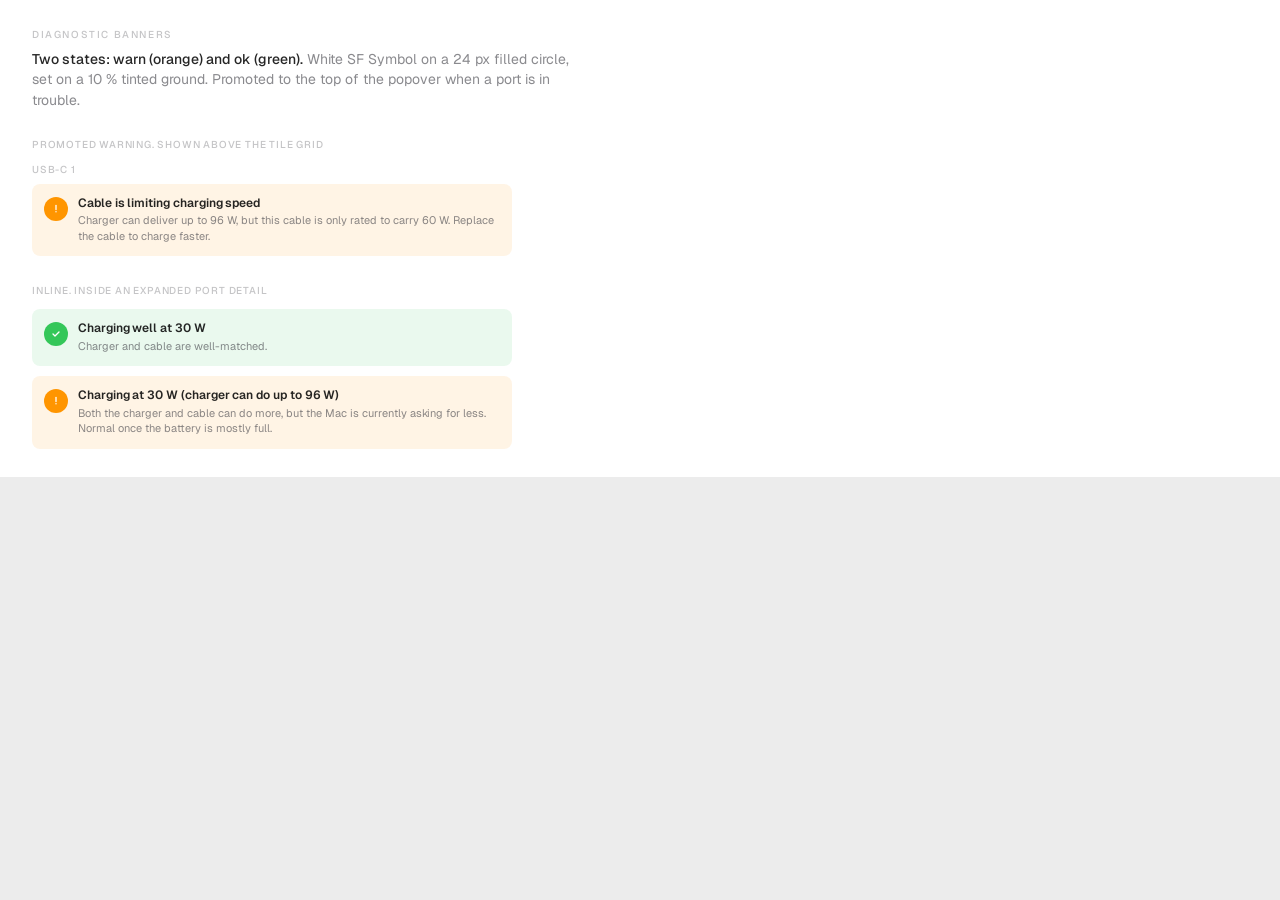
<file: design/whatcable-design-system/preview/component-diagnostic-banners.html>
<!doctype html>
<html lang="en">
<head>
<meta charset="utf-8">
<title>WhatCable. Diagnostic banners</title>
<link href="https://fonts.googleapis.com/css2?family=Geist:wght@400;500;600&display=swap" rel="stylesheet">
<link rel="stylesheet" href="../colors_and_type.css">
<style>
  :root { --font: "Geist", -apple-system, system-ui, sans-serif; }
  body { margin: 0; padding: 28px 32px; background: #fff; font-family: var(--font); -webkit-font-smoothing: antialiased; }
  *, *::before, *::after { box-sizing: border-box; }

  .title { font-size: 10px; font-weight: 500; letter-spacing: 0.16em; text-transform: uppercase; color: var(--fg-tertiary); margin-bottom: 8px; }
  .lede { font-size: 14px; color: var(--fg-secondary); line-height: 1.45; max-width: 560px; margin-bottom: 28px; }
  .lede strong { color: var(--fg-primary); font-weight: 500; }

  .stack { display: flex; flex-direction: column; gap: 10px; max-width: 480px; }

  .pw-label { font-size: 10px; font-weight: 500; letter-spacing: 0.08em; text-transform: uppercase; color: var(--fg-tertiary); margin-bottom: 8px; }

  .diag {
    display: flex; gap: 10px;
    align-items: flex-start;
    padding: 12px;
    border-radius: 8px;
  }
  .diag-warn { background: rgba(255, 149, 0, 0.10); }
  .diag-ok   { background: rgba(52, 199, 89, 0.10); }
  .diag-badge {
    flex: 0 0 24px;
    width: 24px; height: 24px;
    border-radius: 50%;
    display: grid; place-items: center;
    margin-top: 1px;
  }
  .diag-warn .diag-badge { background: #FF9500; }
  .diag-ok   .diag-badge { background: #34C759; }
  .diag-summary { font-size: 12px; font-weight: 600; color: var(--fg-primary); letter-spacing: -0.005em; line-height: 1.3; }
  .diag-detail  { font-size: 11px; color: var(--fg-secondary); line-height: 1.4; margin-top: 2px; }

  .label { font-size: 10px; font-weight: 500; letter-spacing: 0.08em; text-transform: uppercase; color: var(--fg-tertiary); margin: 28px 0 12px; }
</style>
</head>
<body>

  <div class="title">Diagnostic banners</div>
  <p class="lede">
    <strong>Two states: warn (orange) and ok (green).</strong> White SF Symbol on a 24 px filled circle, set on a 10 % tinted ground. Promoted to the top of the popover when a port is in trouble.
  </p>

  <div class="label">Promoted warning. shown above the tile grid</div>
  <div class="stack">
    <div>
      <div class="pw-label">USB-C 1</div>
      <div class="diag diag-warn">
        <div class="diag-badge">
          <svg viewBox="0 0 24 24" width="12" height="12" aria-hidden="true">
            <path d="M12 5 V13" stroke="white" stroke-width="2.6" stroke-linecap="round"/>
            <circle cx="12" cy="17.6" r="1.4" fill="white"/>
          </svg>
        </div>
        <div>
          <div class="diag-summary">Cable is limiting charging speed</div>
          <div class="diag-detail">Charger can deliver up to 96 W, but this cable is only rated to carry 60 W. Replace the cable to charge faster.</div>
        </div>
      </div>
    </div>
  </div>

  <div class="label">Inline. inside an expanded port detail</div>
  <div class="stack">
    <div class="diag diag-ok">
      <div class="diag-badge">
        <svg viewBox="0 0 24 24" width="12" height="12" aria-hidden="true" fill="none">
          <polyline points="6 12 10 16 18 8" stroke="white" stroke-width="2.6" stroke-linecap="round" stroke-linejoin="round"/>
        </svg>
      </div>
      <div>
        <div class="diag-summary">Charging well at 30 W</div>
        <div class="diag-detail">Charger and cable are well-matched.</div>
      </div>
    </div>

    <div class="diag diag-warn">
      <div class="diag-badge">
        <svg viewBox="0 0 24 24" width="12" height="12" aria-hidden="true">
          <path d="M12 5 V13" stroke="white" stroke-width="2.6" stroke-linecap="round"/>
          <circle cx="12" cy="17.6" r="1.4" fill="white"/>
        </svg>
      </div>
      <div>
        <div class="diag-summary">Charging at 30 W (charger can do up to 96 W)</div>
        <div class="diag-detail">Both the charger and cable can do more, but the Mac is currently asking for less. Normal once the battery is mostly full.</div>
      </div>
    </div>
  </div>

</body>
</html>
</file>
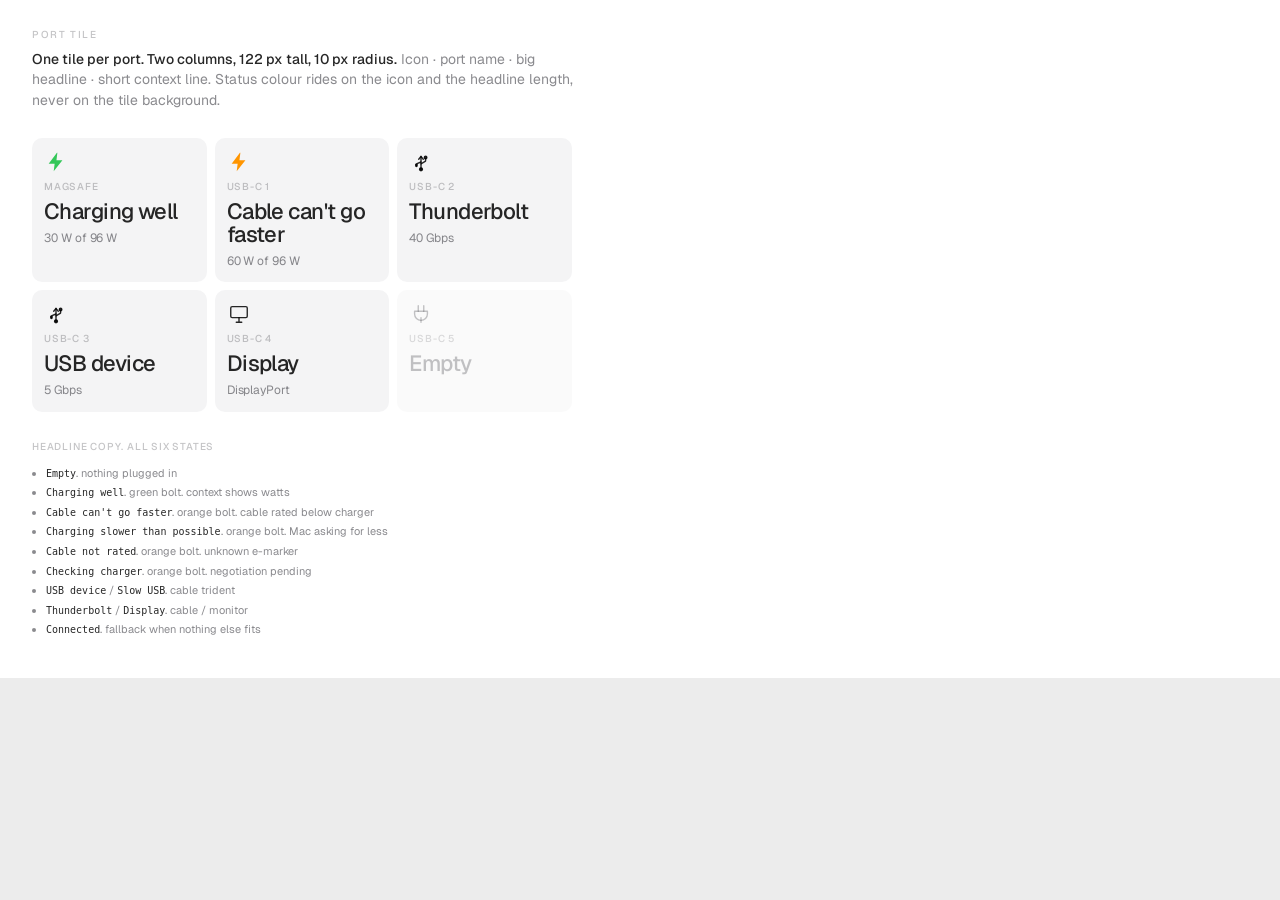
<file: design/whatcable-design-system/preview/component-port-card.html>
<!doctype html>
<html lang="en">
<head>
<meta charset="utf-8">
<title>WhatCable. Port tile</title>
<link href="https://fonts.googleapis.com/css2?family=Geist:wght@400;500;600&display=swap" rel="stylesheet">
<link rel="stylesheet" href="../colors_and_type.css">
<style>
  :root { --font: "Geist", -apple-system, system-ui, sans-serif; }
  body { margin: 0; padding: 28px 32px; background: #fff; font-family: var(--font); -webkit-font-smoothing: antialiased; }
  *, *::before, *::after { box-sizing: border-box; }

  .title { font-size: 10px; font-weight: 500; letter-spacing: 0.16em; text-transform: uppercase; color: var(--fg-tertiary); margin-bottom: 8px; }
  .lede { font-size: 14px; color: var(--fg-secondary); line-height: 1.45; max-width: 560px; margin-bottom: 28px; }
  .lede strong { color: var(--fg-primary); font-weight: 500; }

  .grid { display: grid; grid-template-columns: 1fr 1fr 1fr; gap: 8px; max-width: 540px; }
  .tile {
    display: flex; flex-direction: column;
    align-items: flex-start;
    gap: 8px;
    padding: 12px;
    min-height: 122px;
    border-radius: 10px;
    background: rgba(120, 120, 128, 0.08);
  }
  .tile.empty { background: rgba(120, 120, 128, 0.04); }
  .tile-icon { width: 24px; height: 24px; display: grid; place-items: center; }
  .tile-icon svg { width: 22px; height: 22px; }
  .tile-name { font-size: 10px; font-weight: 500; letter-spacing: 0.08em; text-transform: uppercase; color: var(--fg-tertiary); line-height: 1; }
  .tile.empty .tile-name { color: var(--fg-quaternary); }
  .tile-headline { font-size: 22px; font-weight: 500; color: var(--fg-primary); font-feature-settings: "tnum"; letter-spacing: -0.025em; line-height: 1.05; }
  .tile.empty .tile-headline { color: var(--fg-tertiary); }
  .tile-context { font-size: 12px; color: var(--fg-secondary); letter-spacing: -0.005em; line-height: 1.3; font-feature-settings: "tnum"; }

  .label { font-size: 10px; font-weight: 500; letter-spacing: 0.08em; text-transform: uppercase; color: var(--fg-tertiary); margin: 28px 0 12px; }
  .specs { font-size: 11px; color: var(--fg-secondary); line-height: 1.6; max-width: 540px; padding-left: 14px; }
  .specs li { margin-bottom: 2px; }
  .specs code { font-family: ui-monospace, "SF Mono", Menlo, monospace; font-size: 10px; color: var(--fg-primary); }
</style>
</head>
<body>
  <div class="title">Port tile</div>
  <p class="lede">
    <strong>One tile per port. Two columns, 122 px tall, 10 px radius.</strong> Icon · port name · big headline · short context line. Status colour rides on the icon and the headline length, never on the tile background.
  </p>

  <div class="grid">

    <div class="tile">
      <div class="tile-icon"><svg viewBox="0 0 24 24" width="22" height="22"><path d="M13 2 4 14h6.5l-1 8 9.5-12h-6.5l1-8z" fill="#34C759"/></svg></div>
      <div class="tile-name">MagSafe</div>
      <div class="tile-headline">Charging well</div>
      <div class="tile-context">30 W of 96 W</div>
    </div>

    <div class="tile">
      <div class="tile-icon"><svg viewBox="0 0 24 24" width="22" height="22"><path d="M13 2 4 14h6.5l-1 8 9.5-12h-6.5l1-8z" fill="#FF9500"/></svg></div>
      <div class="tile-name">USB-C 1</div>
      <div class="tile-headline">Cable can't go faster</div>
      <div class="tile-context">60 W of 96 W</div>
    </div>

    <div class="tile">
      <div class="tile-icon">
        <svg viewBox="0 0 24 24" width="22" height="22" fill="none" stroke="rgba(0,0,0,0.85)" stroke-width="1.5" stroke-linecap="round" stroke-linejoin="round">
          <circle cx="12" cy="20" r="1.6" fill="rgba(0,0,0,0.85)"/>
          <path d="M12 20 V6"/><path d="M12 6 9.5 9 M12 6 14.5 9"/>
          <path d="M12 12 7 14 V17"/><rect x="5.5" y="14" width="3" height="3" fill="rgba(0,0,0,0.85)" stroke="none"/>
          <path d="M12 14 17 11 V8.5"/><circle cx="17" cy="7" r="1.4" fill="rgba(0,0,0,0.85)"/>
        </svg>
      </div>
      <div class="tile-name">USB-C 2</div>
      <div class="tile-headline">Thunderbolt</div>
      <div class="tile-context">40 Gbps</div>
    </div>

    <div class="tile">
      <div class="tile-icon">
        <svg viewBox="0 0 24 24" width="22" height="22" fill="none" stroke="rgba(0,0,0,0.85)" stroke-width="1.5" stroke-linecap="round" stroke-linejoin="round">
          <circle cx="12" cy="20" r="1.6" fill="rgba(0,0,0,0.85)"/>
          <path d="M12 20 V6"/><path d="M12 6 9.5 9 M12 6 14.5 9"/>
          <path d="M12 12 7 14 V17"/><rect x="5.5" y="14" width="3" height="3" fill="rgba(0,0,0,0.85)" stroke="none"/>
          <path d="M12 14 17 11 V8.5"/><circle cx="17" cy="7" r="1.4" fill="rgba(0,0,0,0.85)"/>
        </svg>
      </div>
      <div class="tile-name">USB-C 3</div>
      <div class="tile-headline">USB device</div>
      <div class="tile-context">5 Gbps</div>
    </div>

    <div class="tile">
      <div class="tile-icon">
        <svg viewBox="0 0 24 24" width="22" height="22" fill="none" stroke="rgba(0,0,0,0.85)" stroke-width="1.5" stroke-linecap="round" stroke-linejoin="round">
          <rect x="3" y="4" width="18" height="12" rx="1.5"/><path d="M9 21h6M12 16v5"/>
        </svg>
      </div>
      <div class="tile-name">USB-C 4</div>
      <div class="tile-headline">Display</div>
      <div class="tile-context">DisplayPort</div>
    </div>

    <div class="tile empty">
      <div class="tile-icon">
        <svg viewBox="0 0 24 24" width="22" height="22" fill="none" stroke="rgba(60,60,67,0.30)" stroke-width="1.5" stroke-linecap="round" stroke-linejoin="round">
          <path d="M9 3v6M15 3v6"/><path d="M5 9h14v3a7 7 0 0 1-14 0z"/><path d="M12 16v5"/>
        </svg>
      </div>
      <div class="tile-name">USB-C 5</div>
      <div class="tile-headline">Empty</div>
    </div>

  </div>

  <div class="label">Headline copy. all six states</div>
  <ul class="specs">
    <li><code>Empty</code>. nothing plugged in</li>
    <li><code>Charging well</code>. green bolt. context shows watts</li>
    <li><code>Cable can't go faster</code>. orange bolt. cable rated below charger</li>
    <li><code>Charging slower than possible</code>. orange bolt. Mac asking for less</li>
    <li><code>Cable not rated</code>. orange bolt. unknown e-marker</li>
    <li><code>Checking charger</code>. orange bolt. negotiation pending</li>
    <li><code>USB device</code> / <code>Slow USB</code>. cable trident</li>
    <li><code>Thunderbolt</code> / <code>Display</code>. cable / monitor</li>
    <li><code>Connected</code>. fallback when nothing else fits</li>
  </ul>
</body>
</html>
</file>
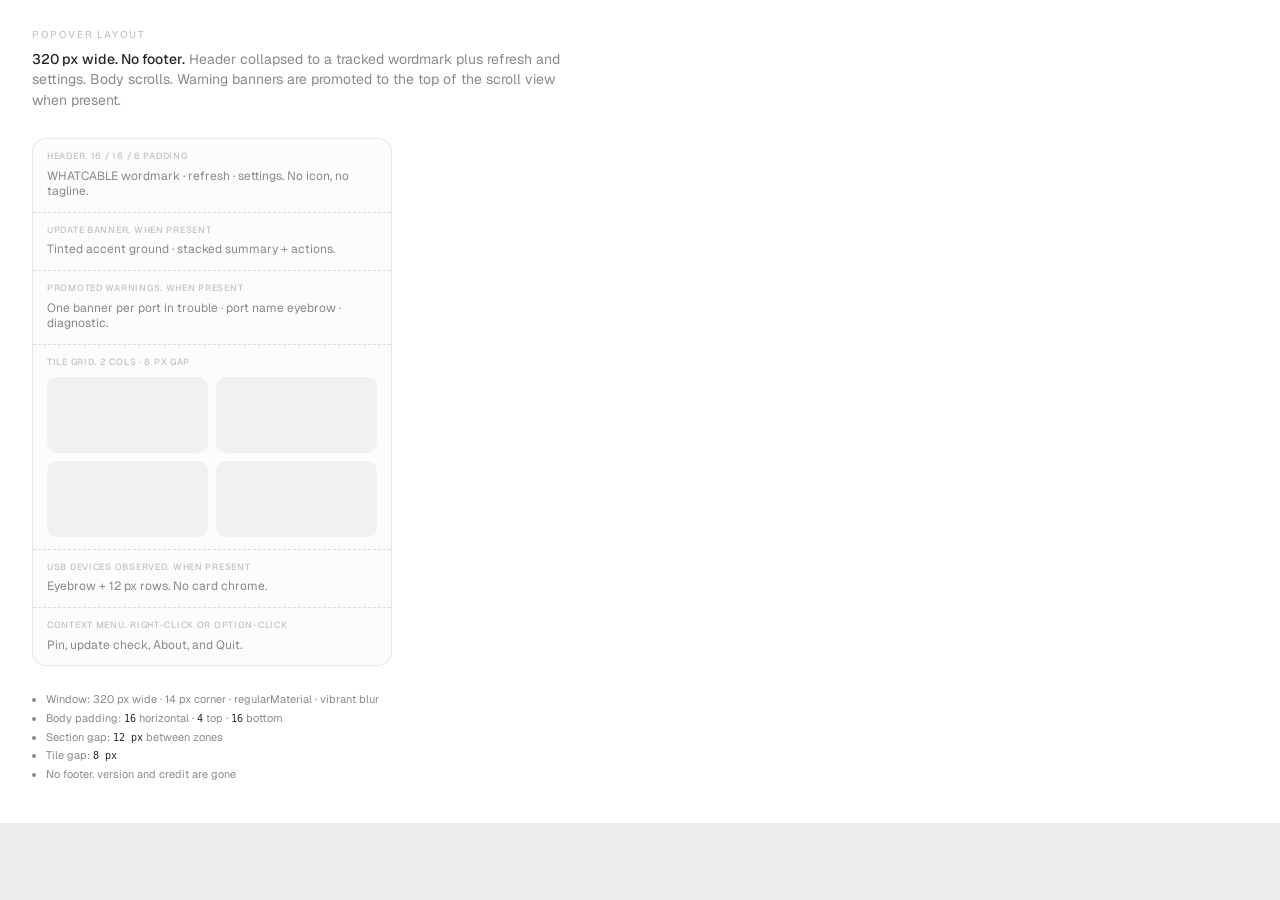
<file: design/whatcable-design-system/preview/layout-popover.html>
<!doctype html>
<html lang="en">
<head>
<meta charset="utf-8">
<title>WhatCable. Popover layout</title>
<link href="https://fonts.googleapis.com/css2?family=Geist:wght@400;500;600&display=swap" rel="stylesheet">
<link rel="stylesheet" href="../colors_and_type.css">
<style>
  :root { --font: "Geist", -apple-system, system-ui, sans-serif; }
  body { margin: 0; padding: 28px 32px; background: #fff; font-family: var(--font); -webkit-font-smoothing: antialiased; }
  *, *::before, *::after { box-sizing: border-box; }

  .title { font-size: 10px; font-weight: 500; letter-spacing: 0.16em; text-transform: uppercase; color: var(--fg-tertiary); margin-bottom: 8px; }
  .lede { font-size: 14px; color: var(--fg-secondary); line-height: 1.45; max-width: 560px; margin-bottom: 28px; }
  .lede strong { color: var(--fg-primary); font-weight: 500; }

  .frame {
    width: 360px;
    background: rgba(252,252,253,0.97);
    border: 1px solid rgba(0,0,0,0.08);
    border-radius: 14px;
    overflow: hidden;
  }
  .zone { position: relative; padding: 12px 14px; }
  .zone + .zone { border-top: 1px dashed rgba(0,0,0,0.12); }
  .zone .label { font-size: 9px; font-weight: 500; letter-spacing: 0.08em; text-transform: uppercase; color: var(--fg-tertiary); margin-bottom: 6px; }
  .zone .desc  { font-size: 12px; color: var(--fg-secondary); }

  .ghost-grid { display: grid; grid-template-columns: 1fr 1fr; gap: 8px; margin-top: 8px; }
  .ghost-tile { background: rgba(120,120,128,0.08); border-radius: 10px; height: 76px; }

  .specs { font-size: 11px; color: var(--fg-secondary); line-height: 1.7; max-width: 460px; margin-top: 24px; padding-left: 14px; }
  .specs code { font-family: ui-monospace, "SF Mono", Menlo, monospace; font-size: 10px; color: var(--fg-primary); }
</style>
</head>
<body>

  <div class="title">Popover layout</div>
  <p class="lede">
    <strong>320 px wide. No footer.</strong> Header collapsed to a tracked wordmark plus refresh and settings. Body scrolls. Warning banners are promoted to the top of the scroll view when present.
  </p>

  <div class="frame">
    <div class="zone">
      <div class="label">Header. 16 / 16 / 8 padding</div>
      <div class="desc">WHATCABLE wordmark · refresh · settings. No icon, no tagline.</div>
    </div>
    <div class="zone">
      <div class="label">Update banner. when present</div>
      <div class="desc">Tinted accent ground · stacked summary + actions.</div>
    </div>
    <div class="zone">
      <div class="label">Promoted warnings. when present</div>
      <div class="desc">One banner per port in trouble · port name eyebrow · diagnostic.</div>
    </div>
    <div class="zone">
      <div class="label">Tile grid. 2 cols · 8 px gap</div>
      <div class="ghost-grid">
        <div class="ghost-tile"></div><div class="ghost-tile"></div>
        <div class="ghost-tile"></div><div class="ghost-tile"></div>
      </div>
    </div>
    <div class="zone">
      <div class="label">USB devices observed. when present</div>
      <div class="desc">Eyebrow + 12 px rows. No card chrome.</div>
    </div>
    <div class="zone">
      <div class="label">Context menu. right-click or Option-click</div>
      <div class="desc">Pin, update check, About, and Quit.</div>
    </div>
  </div>

  <ul class="specs">
    <li>Window: 320 px wide · 14 px corner · regularMaterial · vibrant blur</li>
    <li>Body padding: <code>16</code> horizontal · <code>4</code> top · <code>16</code> bottom</li>
    <li>Section gap: <code>12 px</code> between zones</li>
    <li>Tile gap: <code>8 px</code></li>
    <li>No footer. version and credit are gone</li>
  </ul>

</body>
</html>
</file>
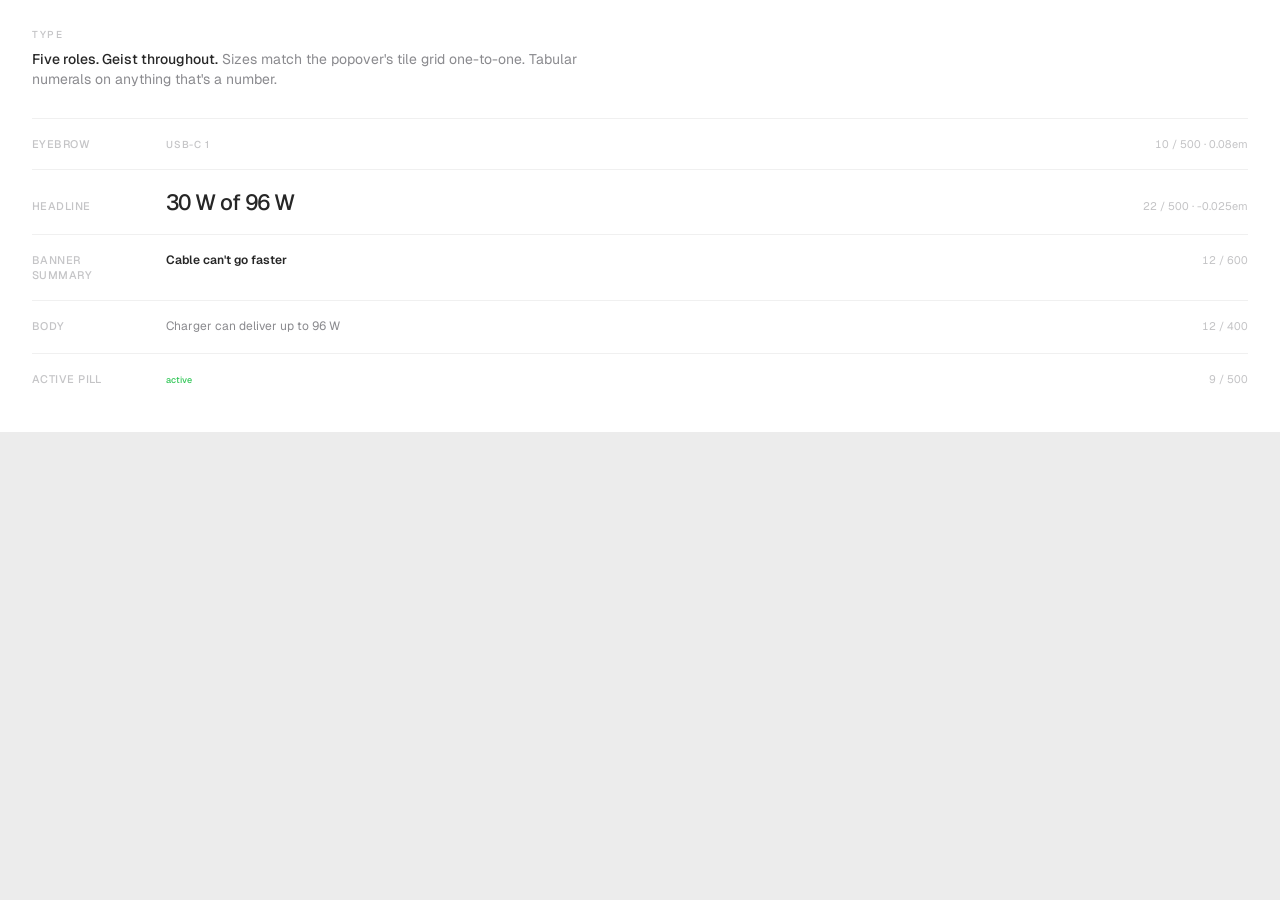
<file: design/whatcable-design-system/preview/type-ramp.html>
<!doctype html>
<html lang="en">
<head>
<meta charset="utf-8">
<title>WhatCable. Type</title>
<link href="https://fonts.googleapis.com/css2?family=Geist:wght@400;500;600&display=swap" rel="stylesheet">
<link rel="stylesheet" href="../colors_and_type.css">
<style>
  :root { --font: "Geist", -apple-system, system-ui, sans-serif; }
  body { margin: 0; padding: 28px 32px; background: #fff; font-family: var(--font); -webkit-font-smoothing: antialiased; }
  *, *::before, *::after { box-sizing: border-box; }

  .title { font-size: 10px; font-weight: 500; letter-spacing: 0.16em; text-transform: uppercase; color: var(--fg-tertiary); margin-bottom: 8px; }
  .lede { font-size: 14px; color: var(--fg-secondary); line-height: 1.45; max-width: 560px; margin-bottom: 28px; }
  .lede strong { color: var(--fg-primary); font-weight: 500; }

  .row {
    display: grid;
    grid-template-columns: 110px 1fr 130px;
    gap: 24px;
    align-items: baseline;
    padding: 18px 0;
    border-top: 1px solid rgba(0,0,0,0.06);
  }
  .row:first-of-type { border-top: 0; }
  .name { font-size: 11px; font-weight: 500; color: var(--fg-tertiary); letter-spacing: 0.04em; text-transform: uppercase; }
  .meta { font-size: 11px; color: var(--fg-tertiary); text-align: right; font-feature-settings: "tnum"; }

  .v-eyebrow  { font-size: 10px; font-weight: 500; letter-spacing: 0.08em; text-transform: uppercase; color: var(--fg-tertiary); }
  .v-headline { font-size: 22px; font-weight: 500; letter-spacing: -0.025em; color: var(--fg-primary); font-feature-settings: "tnum"; }
  .v-body     { font-size: 12px; font-weight: 400; color: var(--fg-secondary); }
  .v-summary  { font-size: 12px; font-weight: 600; color: var(--fg-primary); }
  .v-pill     { font-size: 9px;  font-weight: 500; color: #34C759; }
</style>
</head>
<body>
  <div class="title">Type</div>
  <p class="lede">
    <strong>Five roles. Geist throughout.</strong> Sizes match the popover's tile grid one-to-one. Tabular numerals on anything that's a number.
  </p>

  <div class="row">
    <div class="name">Eyebrow</div>
    <div class="v-eyebrow">USB-C 1</div>
    <div class="meta">10 / 500 · 0.08em</div>
  </div>
  <div class="row">
    <div class="name">Headline</div>
    <div class="v-headline">30 W of 96 W</div>
    <div class="meta">22 / 500 · -0.025em</div>
  </div>
  <div class="row">
    <div class="name">Banner summary</div>
    <div class="v-summary">Cable can't go faster</div>
    <div class="meta">12 / 600</div>
  </div>
  <div class="row">
    <div class="name">Body</div>
    <div class="v-body">Charger can deliver up to 96 W</div>
    <div class="meta">12 / 400</div>
  </div>
  <div class="row">
    <div class="name">Active pill</div>
    <div class="v-pill">active</div>
    <div class="meta">9 / 500</div>
  </div>
</body>
</html>
</file>
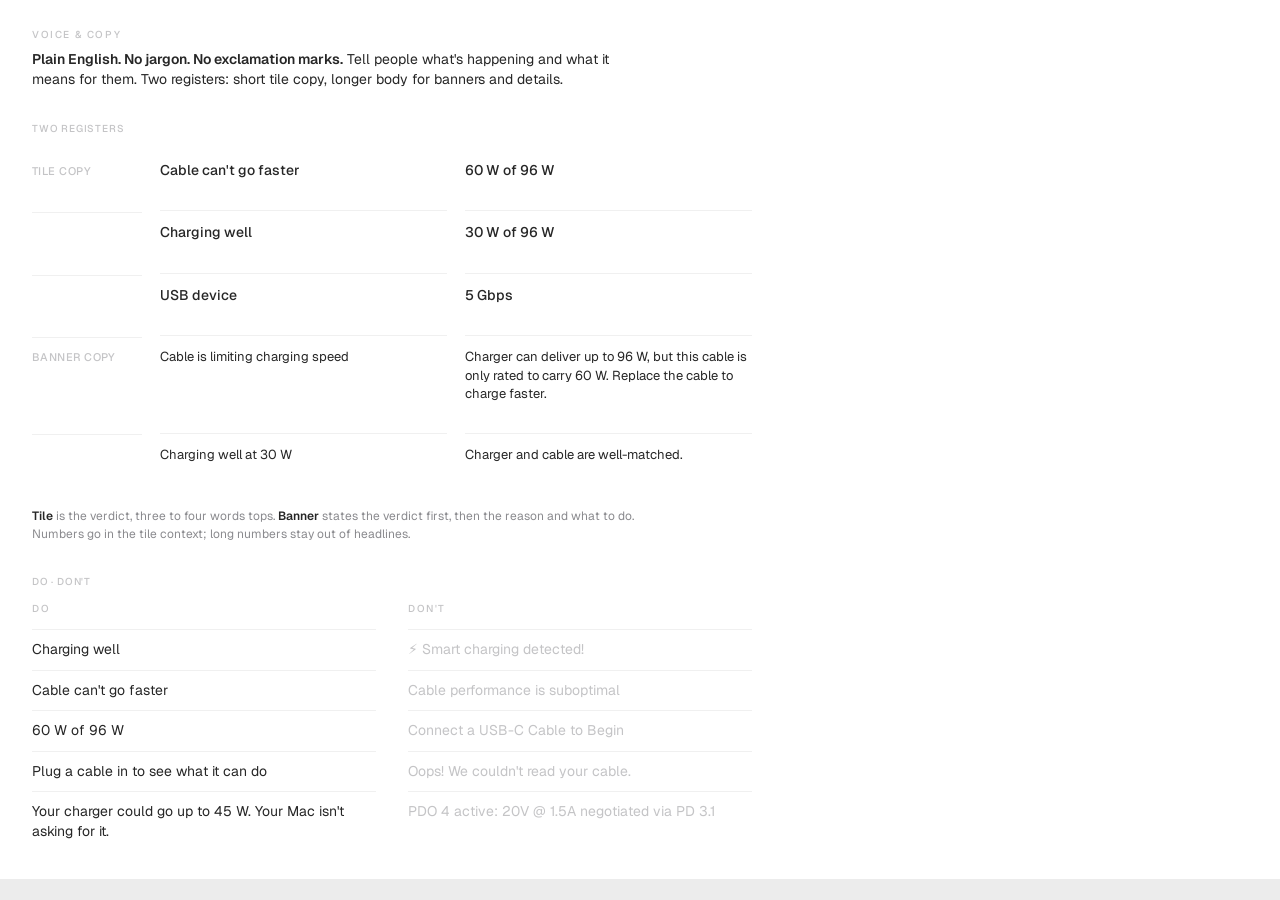
<file: design/whatcable-design-system/preview/voice-do-dont.html>
<!doctype html>
<html lang="en">
<head>
<meta charset="utf-8">
<title>WhatCable. Voice & copy</title>
<link href="https://fonts.googleapis.com/css2?family=Geist:wght@400;500;600&display=swap" rel="stylesheet">
<link rel="stylesheet" href="../colors_and_type.css">
<style>
  :root { --font: "Geist", -apple-system, system-ui, sans-serif; }
  body { margin: 0; padding: 28px 32px; background: #fff; font-family: var(--font); -webkit-font-smoothing: antialiased; }
  *, *::before, *::after { box-sizing: border-box; }

  .title { font-size: 10px; font-weight: 500; letter-spacing: 0.16em; text-transform: uppercase; color: var(--fg-tertiary); margin-bottom: 8px; }
  .lede { font-size: 14px; color: var(--fg-primary); line-height: 1.45; max-width: 620px; margin-bottom: 32px; }
  .lede strong { font-weight: 600; }

  .label { font-size: 10px; font-weight: 500; letter-spacing: 0.08em; text-transform: uppercase; color: var(--fg-tertiary); margin: 28px 0 14px; }

  .grid { display: grid; grid-template-columns: 1fr 1fr; gap: 32px; max-width: 720px; }
  .col-label { font-size: 10px; font-weight: 500; letter-spacing: 0.16em; text-transform: uppercase; color: var(--fg-tertiary); margin-bottom: 14px; }
  .quote {
    font-size: 14px; line-height: 1.4;
    padding: 10px 0;
    border-top: 1px solid rgba(0,0,0,0.06);
    color: var(--fg-primary);
  }
  .quote:first-of-type { border-top: 0; }
  .col.no .quote { color: var(--fg-tertiary); }

  .reg-grid { display: grid; grid-template-columns: 110px 1fr 1fr; gap: 18px; align-items: baseline; max-width: 720px; }
  .reg-grid .name { font-size: 11px; font-weight: 500; color: var(--fg-tertiary); letter-spacing: 0.04em; text-transform: uppercase; padding: 12px 0; border-top: 1px solid rgba(0,0,0,0.06); }
  .reg-grid .ex { font-size: 13px; color: var(--fg-primary); padding: 12px 0; border-top: 1px solid rgba(0,0,0,0.06); line-height: 1.4; }
  .reg-grid .ex.short { font-size: 14px; font-weight: 500; }
  .reg-grid > div:nth-child(-n+3) { border-top: 0; }
</style>
</head>
<body>

  <div class="title">Voice & copy</div>
  <p class="lede">
    <strong>Plain English. No jargon. No exclamation marks.</strong> Tell people what's happening and what it means for them. Two registers: short tile copy, longer body for banners and details.
  </p>

  <div class="label">Two registers</div>
  <div class="reg-grid">
    <div class="name">Tile copy</div>
    <div class="ex short">Cable can't go faster</div>
    <div class="ex short">60 W of 96 W</div>

    <div class="name"></div>
    <div class="ex short">Charging well</div>
    <div class="ex short">30 W of 96 W</div>

    <div class="name"></div>
    <div class="ex short">USB device</div>
    <div class="ex short">5 Gbps</div>

    <div class="name">Banner copy</div>
    <div class="ex">Cable is limiting charging speed</div>
    <div class="ex">Charger can deliver up to 96 W, but this cable is only rated to carry 60 W. Replace the cable to charge faster.</div>

    <div class="name"></div>
    <div class="ex">Charging well at 30 W</div>
    <div class="ex">Charger and cable are well-matched.</div>
  </div>

  <p class="lede" style="margin-top: 32px; font-size: 12px; color: var(--fg-secondary);">
    <strong style="color: var(--fg-primary);">Tile</strong> is the verdict, three to four words tops. <strong style="color: var(--fg-primary);">Banner</strong> states the verdict first, then the reason and what to do. Numbers go in the tile context; long numbers stay out of headlines.
  </p>

  <div class="label">Do · don't</div>
  <div class="grid">
    <div class="col">
      <div class="col-label">Do</div>
      <div class="quote">Charging well</div>
      <div class="quote">Cable can't go faster</div>
      <div class="quote">60 W of 96 W</div>
      <div class="quote">Plug a cable in to see what it can do</div>
      <div class="quote">Your charger could go up to 45 W. Your Mac isn't asking for it.</div>
    </div>
    <div class="col no">
      <div class="col-label">Don't</div>
      <div class="quote">⚡ Smart charging detected!</div>
      <div class="quote">Cable performance is suboptimal</div>
      <div class="quote">Connect a USB-C Cable to Begin</div>
      <div class="quote">Oops! We couldn't read your cable.</div>
      <div class="quote">PDO 4 active: 20V @ 1.5A negotiated via PD 3.1</div>
    </div>
  </div>

</body>
</html>
</file>
<file: design/whatcable-design-system/colors_and_type.css>
/* =============================================================
   WhatCable Design Tokens
   Mapped from SwiftUI semantic colors + SF Pro type ramp to CSS.
   ============================================================= */

:root {
  /* -----------------------------------------------------------
     COLOR — semantic, system-driven.
     WhatCable uses macOS semantic colors; we approximate them
     with values from Apple's HIG Color reference (light mode).
     Dark mode overrides at the bottom.
     ----------------------------------------------------------- */

  /* Foreground / label hierarchy (SwiftUI .primary / .secondary / .tertiary / .quaternary) */
  --fg-primary: rgb(0 0 0 / 0.85);            /* .primary    — body text */
  --fg-secondary: rgb(60 60 67 / 0.60);       /* .secondary  — captions, descriptions */
  --fg-tertiary: rgb(60 60 67 / 0.30);        /* .tertiary   — footer credit */
  --fg-quaternary: rgb(60 60 67 / 0.18);      /* .quaternary — disabled glyphs */

  /* Backgrounds */
  --bg-window: #ECECEC;                       /* NSColor.windowBackgroundColor */
  --bg-popover: rgba(246, 246, 246, 0.85);    /* vibrant material approximation */
  --bg-card: rgba(120, 120, 128, 0.08);       /* .quaternary @ 0.4 — port card fill */
  --bg-card-hover: rgba(120, 120, 128, 0.12);

  /* Hairlines */
  --separator: rgba(60, 60, 67, 0.18);        /* NSColor.separatorColor */

  /* System tints — the named SwiftUI Color set, light mode */
  --tint-blue:    #007AFF;  /* USB device */
  --tint-purple:  #AF52DE;  /* Thunderbolt / USB4 */
  --tint-teal:    #30B0C7;  /* DisplayPort / video */
  --tint-yellow:  #FFCC00;  /* Charging */
  --tint-orange:  #FF9500;  /* Warning, unknown */
  --tint-green:   #34C759;  /* OK / well-matched */
  --tint-red:     #FF3B30;  /* Errors */
  --tint-accent:  var(--tint-blue); /* AccentColor — defaults to blue */

  /* Tinted backgrounds for inline banners (10–12% of the tint) */
  --bg-tint-green:   rgba(52, 199, 89, 0.12);
  --bg-tint-orange:  rgba(255, 149, 0, 0.12);
  --bg-tint-red:     rgba(255, 59, 48, 0.12);
  --bg-tint-accent:  rgba(0, 122, 255, 0.12);

  /* Status semantic aliases (used by PortSummary) */
  --status-charging: var(--tint-yellow);
  --status-data: var(--tint-blue);
  --status-thunderbolt: var(--tint-purple);
  --status-display: var(--tint-teal);
  --status-empty: var(--fg-secondary);
  --status-unknown: var(--tint-orange);
  --status-ok: var(--tint-green);
  --status-warn: var(--tint-orange);

  /* -----------------------------------------------------------
     TYPE — Geist throughout, ramped to the popover tile grid.
     Five roles: eyebrow (10), pill (9), body (12), summary (12),
     headline (22). Old SwiftUI semantic aliases kept for legacy
     preview pages but no longer used in the popover.
     ----------------------------------------------------------- */
  --font-system: "Geist", -apple-system, BlinkMacSystemFont, "SF Pro Text",
                 "Helvetica Neue", system-ui, sans-serif;
  --font-mono: ui-monospace, "SF Mono", Menlo, Consolas, "Liberation Mono", monospace;

  /* Tile-grid ramp (b9a7990) */
  --fs-headline: 22px;   /* tile big readout. monospacedDigit, -0.025em */
  --fs-summary:  12px;   /* banner first line. weight 600 */
  --fs-body:     12px;   /* tile context, banner detail */
  --fs-eyebrow:  10px;   /* port name, section label, wordmark. tracked 0.08em uppercase */
  --fs-pill:      9px;   /* active marker */

  --tracking-eyebrow: 0.08em;
  --tracking-wordmark: 0.16em;
  --tracking-headline: -0.025em;

  /* Legacy aliases — kept so old preview pages still render */
  --fs-largeTitle: 26px;
  --fs-title:      22px;
  --fs-title2:     17px;
  --fs-title3:     15px;
  --fs-callout:    12px;
  --fs-subhead:    11px;
  --fs-footnote:   10px;
  --fs-caption:    10px;
  --fs-caption2:    9px;

  /* Weights */
  --fw-regular: 400;
  --fw-medium: 500;
  --fw-semibold: 600;  /* .headline / .bold() */
  --fw-bold: 700;

  /* Line heights — macOS UI is tight */
  --lh-tight: 1.15;
  --lh-normal: 1.30;
  --lh-relaxed: 1.45;

  /* -----------------------------------------------------------
     SPACING — 4px base, follows SwiftUI literals in source.
     ----------------------------------------------------------- */
  --sp-1: 2px;
  --sp-2: 4px;
  --sp-3: 6px;
  --sp-4: 8px;
  --sp-5: 10px;
  --sp-6: 12px;
  --sp-7: 14px;
  --sp-8: 16px;
  --sp-9: 18px;
  --sp-10: 24px;
  --sp-11: 32px;

  /* -----------------------------------------------------------
     RADII — flat system, only two values.
     ----------------------------------------------------------- */
  --radius-card: 10px;       /* PortCard */
  --radius-pill: 8px;        /* DiagnosticBanner, UpdateBanner */
  --radius-sm: 5px;          /* small inline chips */

  /* -----------------------------------------------------------
     ELEVATION — popover only.
     ----------------------------------------------------------- */
  --shadow-popover: 0 10px 30px rgba(0, 0, 0, 0.18),
                    0 2px 6px rgba(0, 0, 0, 0.08);

  /* -----------------------------------------------------------
     MOTION — calm, native.
     ----------------------------------------------------------- */
  --ease-out: cubic-bezier(0.2, 0.8, 0.2, 1);
  --dur-fast: 120ms;
  --dur-normal: 180ms;
}

/* Dark mode — macOS Dark Aqua approximations */
@media (prefers-color-scheme: dark) {
  :root {
    --fg-primary: rgb(255 255 255 / 0.92);
    --fg-secondary: rgb(235 235 245 / 0.60);
    --fg-tertiary: rgb(235 235 245 / 0.30);
    --fg-quaternary: rgb(235 235 245 / 0.16);

    --bg-window: #1E1E1E;
    --bg-popover: rgba(40, 40, 42, 0.85);
    --bg-card: rgba(120, 120, 128, 0.18);
    --bg-card-hover: rgba(120, 120, 128, 0.24);

    --separator: rgba(84, 84, 88, 0.65);

    --tint-blue:   #0A84FF;
    --tint-purple: #BF5AF2;
    --tint-teal:   #40C8E0;
    --tint-yellow: #FFD60A;
    --tint-orange: #FF9F0A;
    --tint-green:  #30D158;
    --tint-red:    #FF453A;

    --bg-tint-green:  rgba(48, 209, 88, 0.15);
    --bg-tint-orange: rgba(255, 159, 10, 0.15);
    --bg-tint-red:    rgba(255, 69, 58, 0.15);
    --bg-tint-accent: rgba(10, 132, 255, 0.15);
  }
}

/* =============================================================
   SEMANTIC ELEMENT STYLES — h1, p, code, etc.
   These mirror SwiftUI's .title3.bold(), .callout, etc.
   ============================================================= */

html, body {
  font-family: var(--font-system);
  font-size: var(--fs-body);
  line-height: var(--lh-normal);
  color: var(--fg-primary);
  background: var(--bg-window);
  -webkit-font-smoothing: antialiased;
  text-rendering: optimizeLegibility;
}

h1 {
  font-size: var(--fs-title);
  font-weight: var(--fw-semibold);
  line-height: var(--lh-tight);
  letter-spacing: -0.01em;
  margin: 0;
}

h2 {
  font-size: var(--fs-title2);
  font-weight: var(--fw-semibold);
  line-height: var(--lh-tight);
  margin: 0;
}

h3 {
  /* .title3.bold() — used for port headlines */
  font-size: var(--fs-title3);
  font-weight: var(--fw-bold);
  line-height: var(--lh-tight);
  margin: 0;
}

h4 {
  /* .headline */
  font-size: var(--fs-headline);
  font-weight: var(--fw-semibold);
  line-height: var(--lh-tight);
  margin: 0;
}

p {
  font-size: var(--fs-body);
  line-height: var(--lh-normal);
  margin: 0;
}

.callout      { font-size: var(--fs-callout); }
.caption      { font-size: var(--fs-caption); color: var(--fg-secondary); }
.caption2     { font-size: var(--fs-caption2); color: var(--fg-secondary); }
.subhead      { font-size: var(--fs-subhead); color: var(--fg-secondary); }
.section-label {
  font-size: var(--fs-caption);
  font-weight: var(--fw-semibold);
  color: var(--fg-secondary);
  text-transform: uppercase;
  letter-spacing: 0.04em;
}

code, .mono {
  font-family: var(--font-mono);
  font-size: var(--fs-caption);
  font-feature-settings: "tnum";
}

.tabular { font-variant-numeric: tabular-nums; }

/* Reusable card and pill primitives */
.wc-card {
  background: var(--bg-card);
  border-radius: var(--radius-card);
  padding: var(--sp-7);
}
.wc-pill {
  border-radius: var(--radius-pill);
  padding: var(--sp-5);
}
.wc-divider {
  height: 1px;
  background: var(--separator);
  border: 0;
}
</file>
